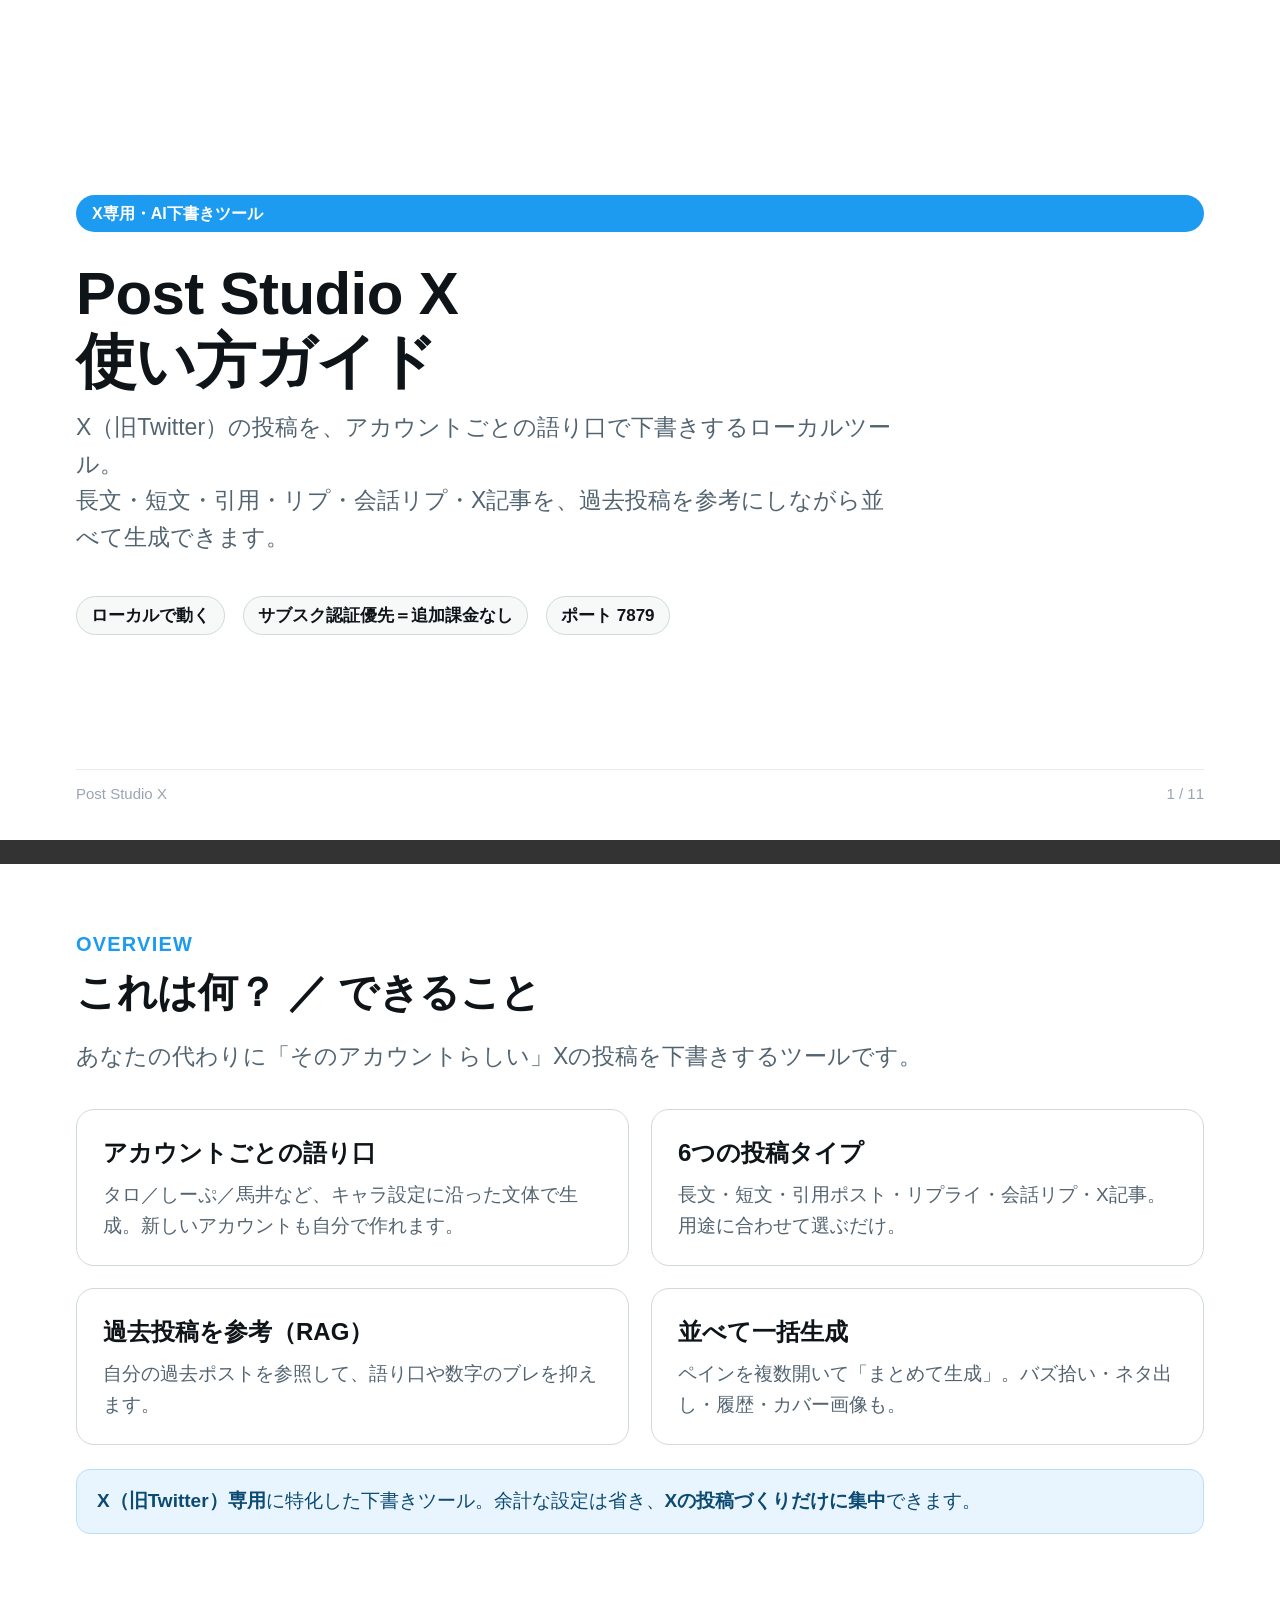
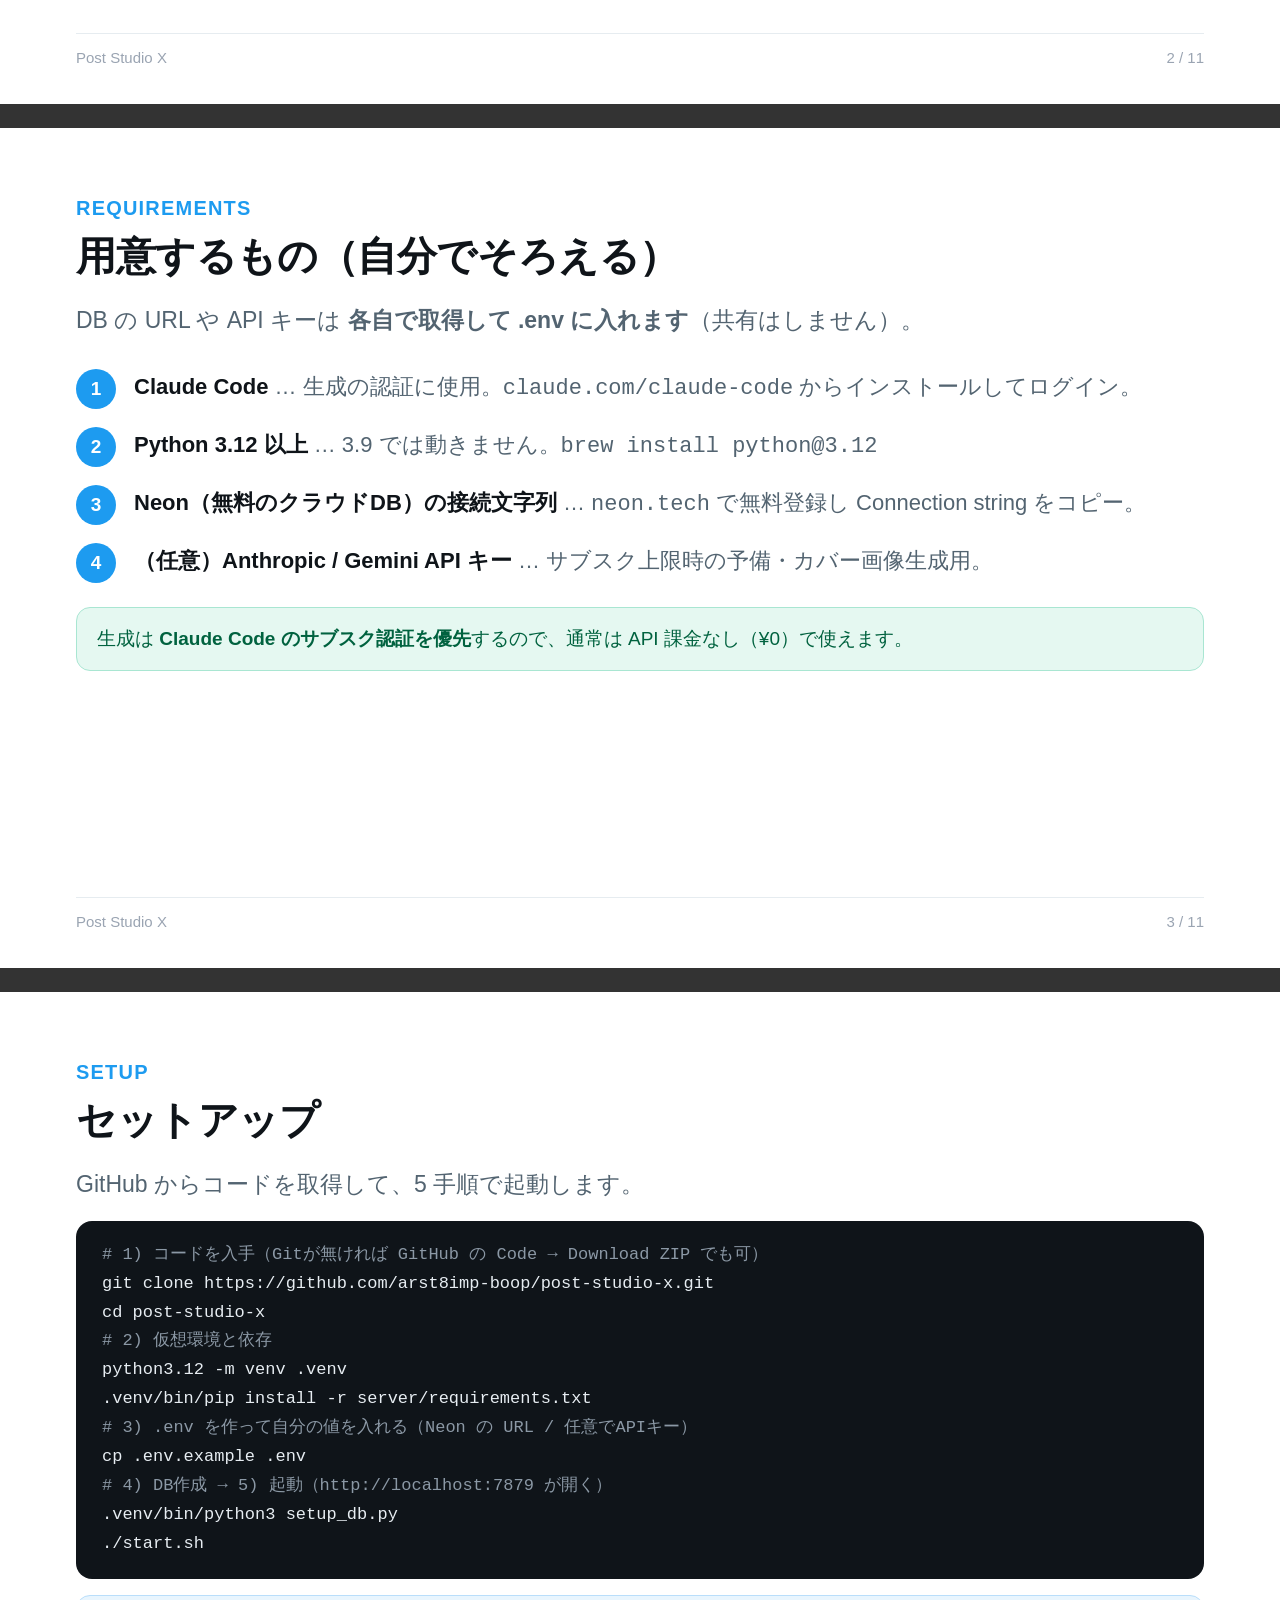
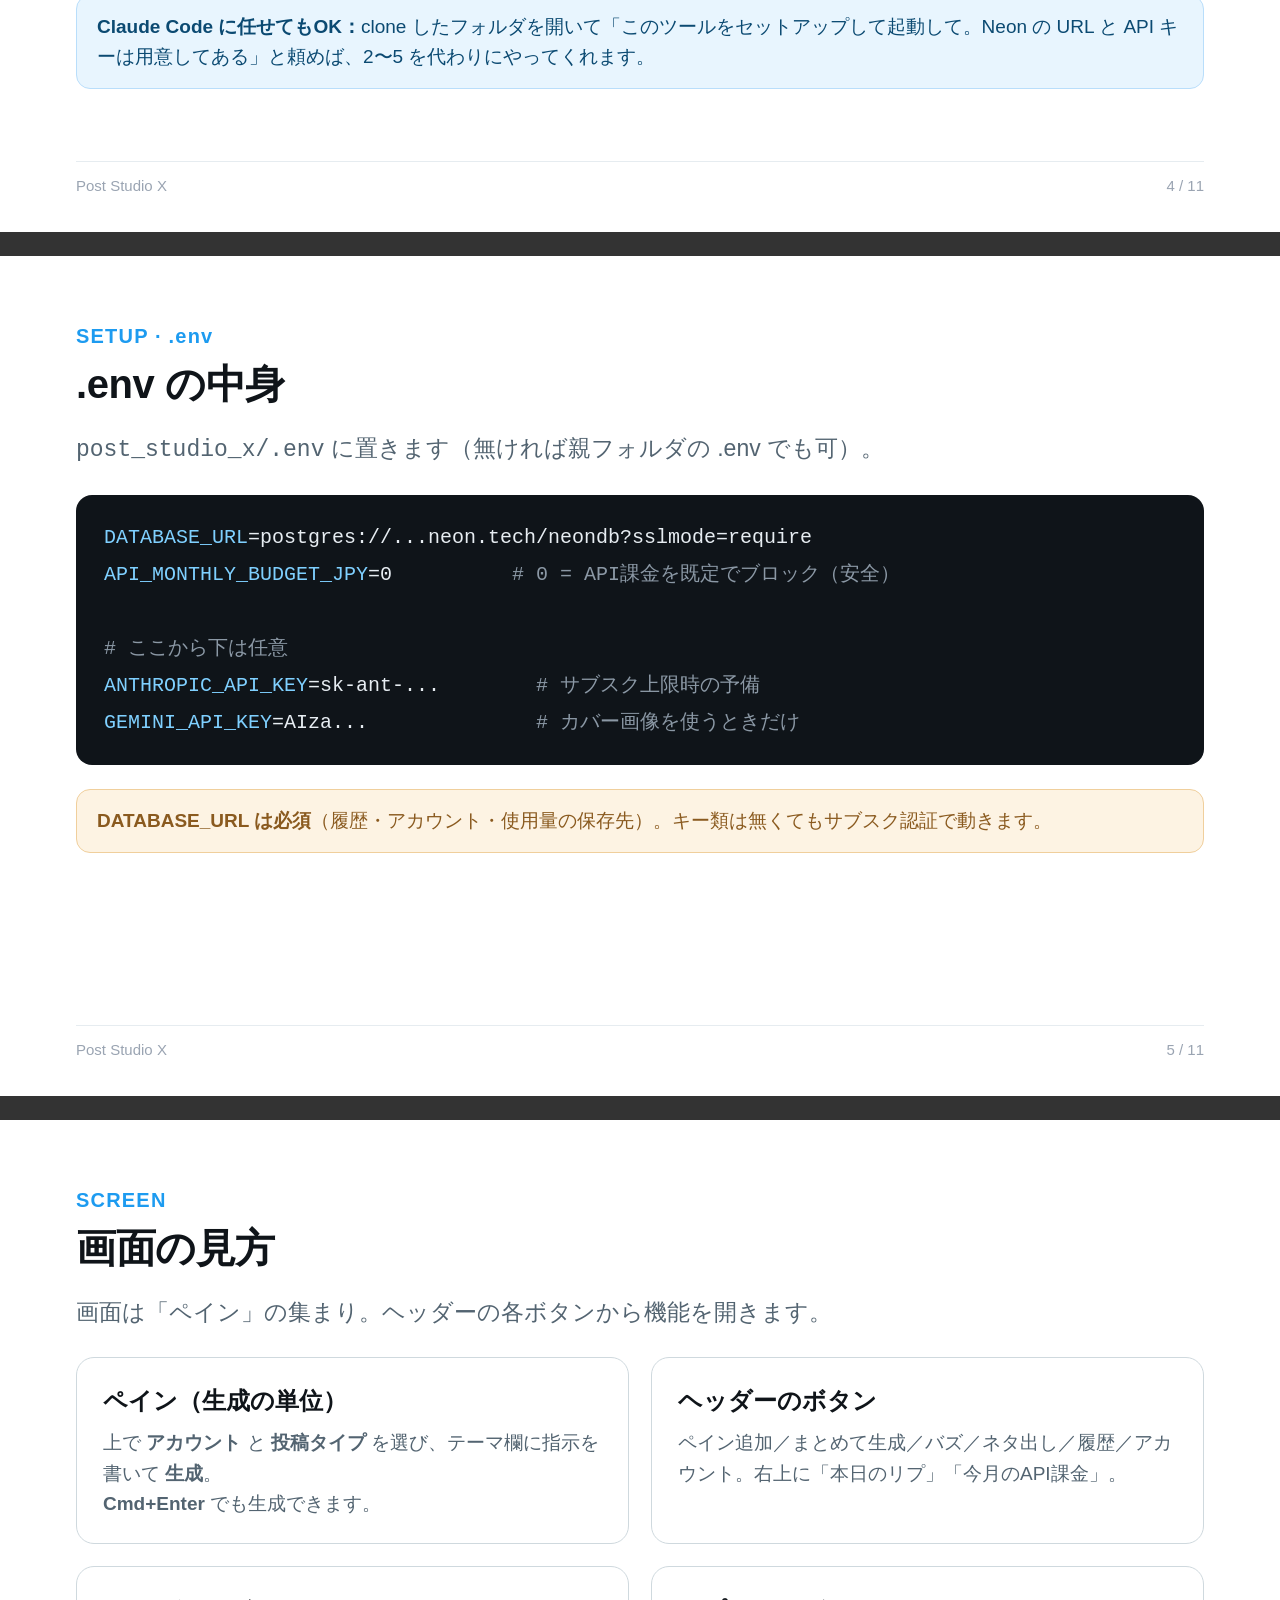
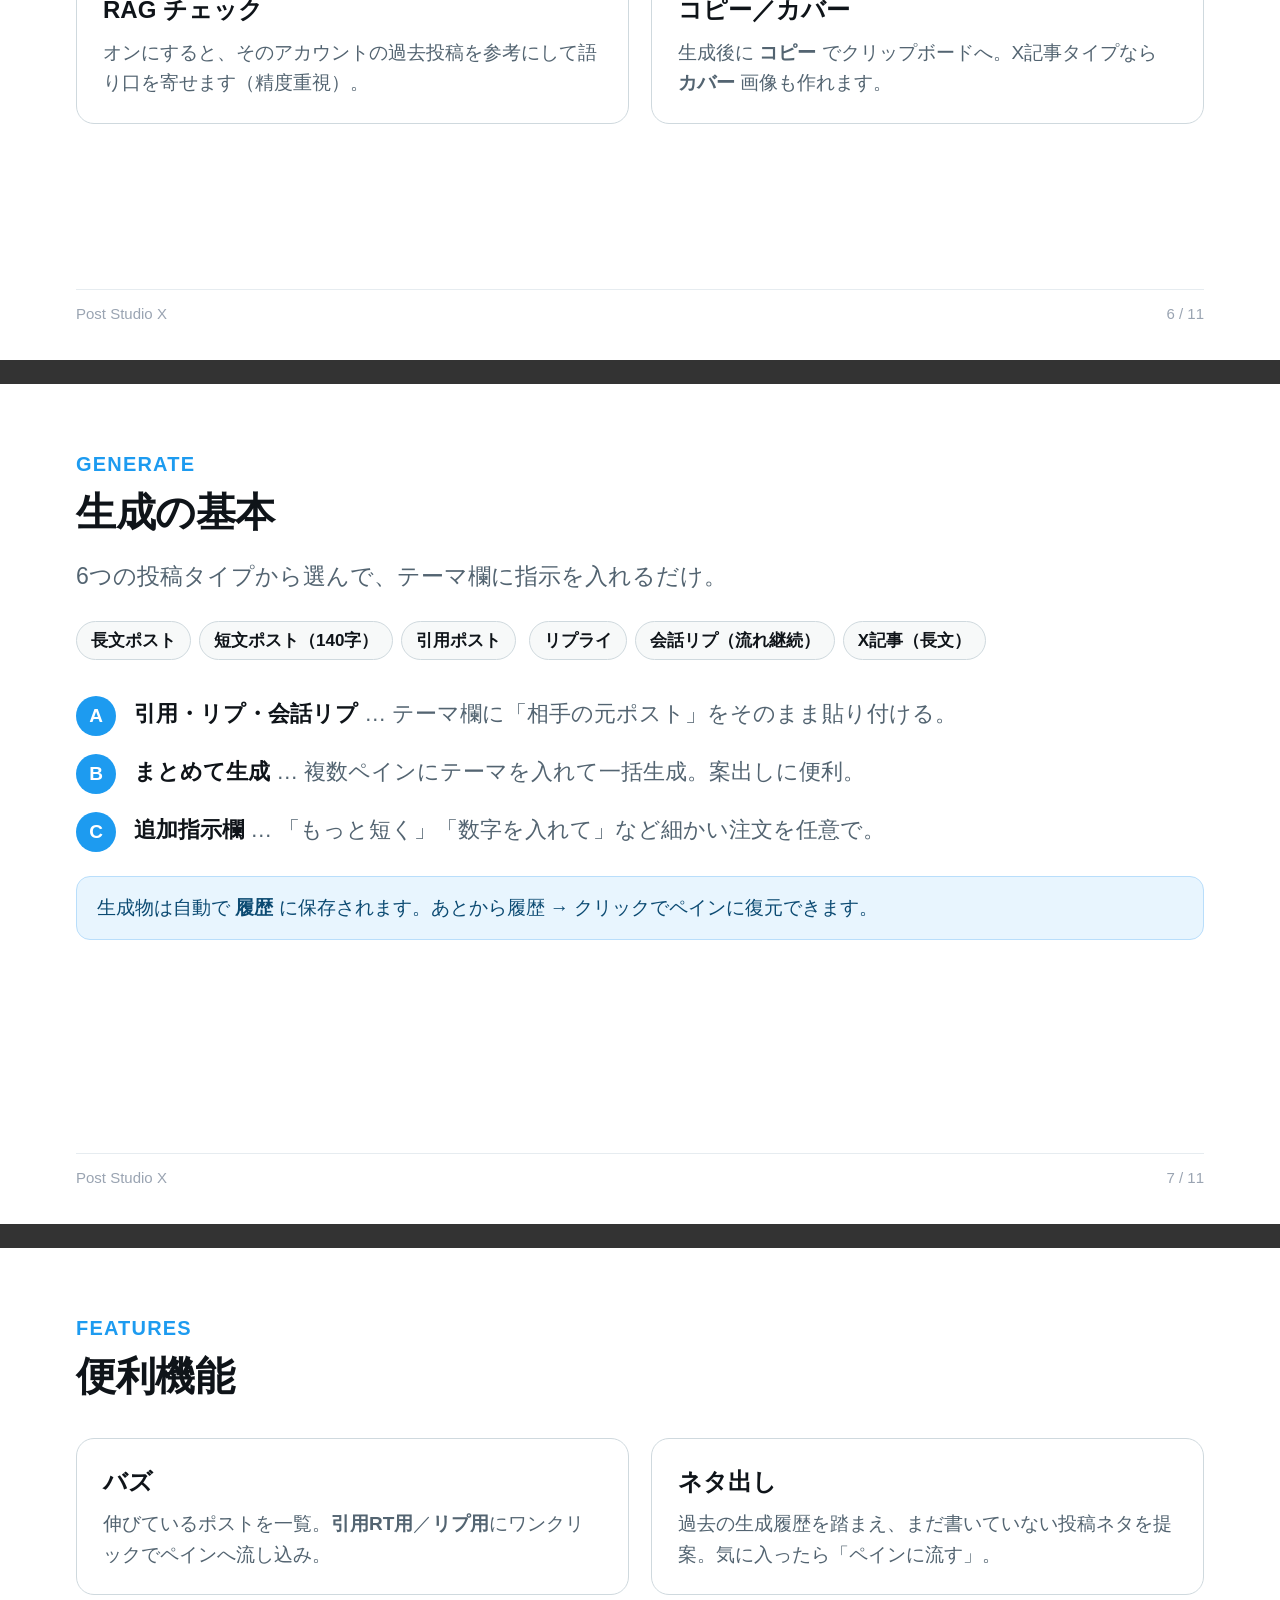
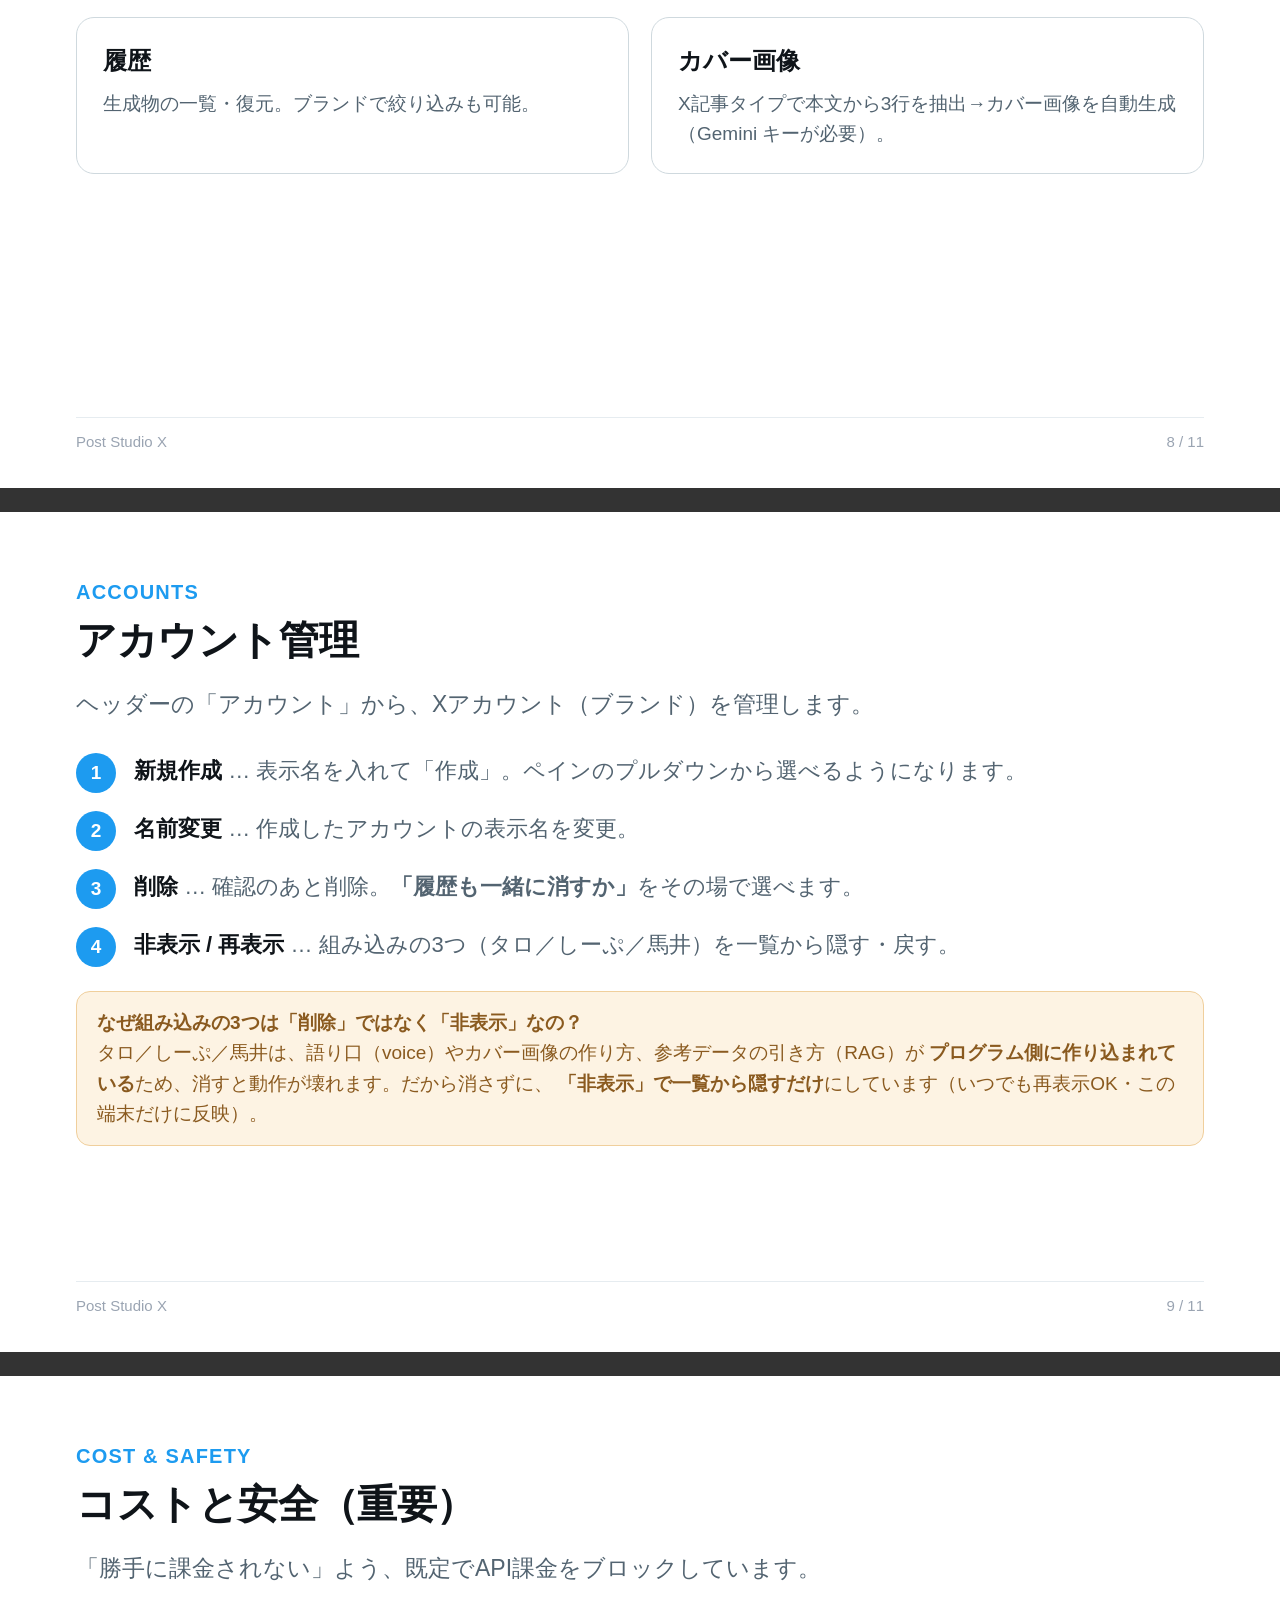
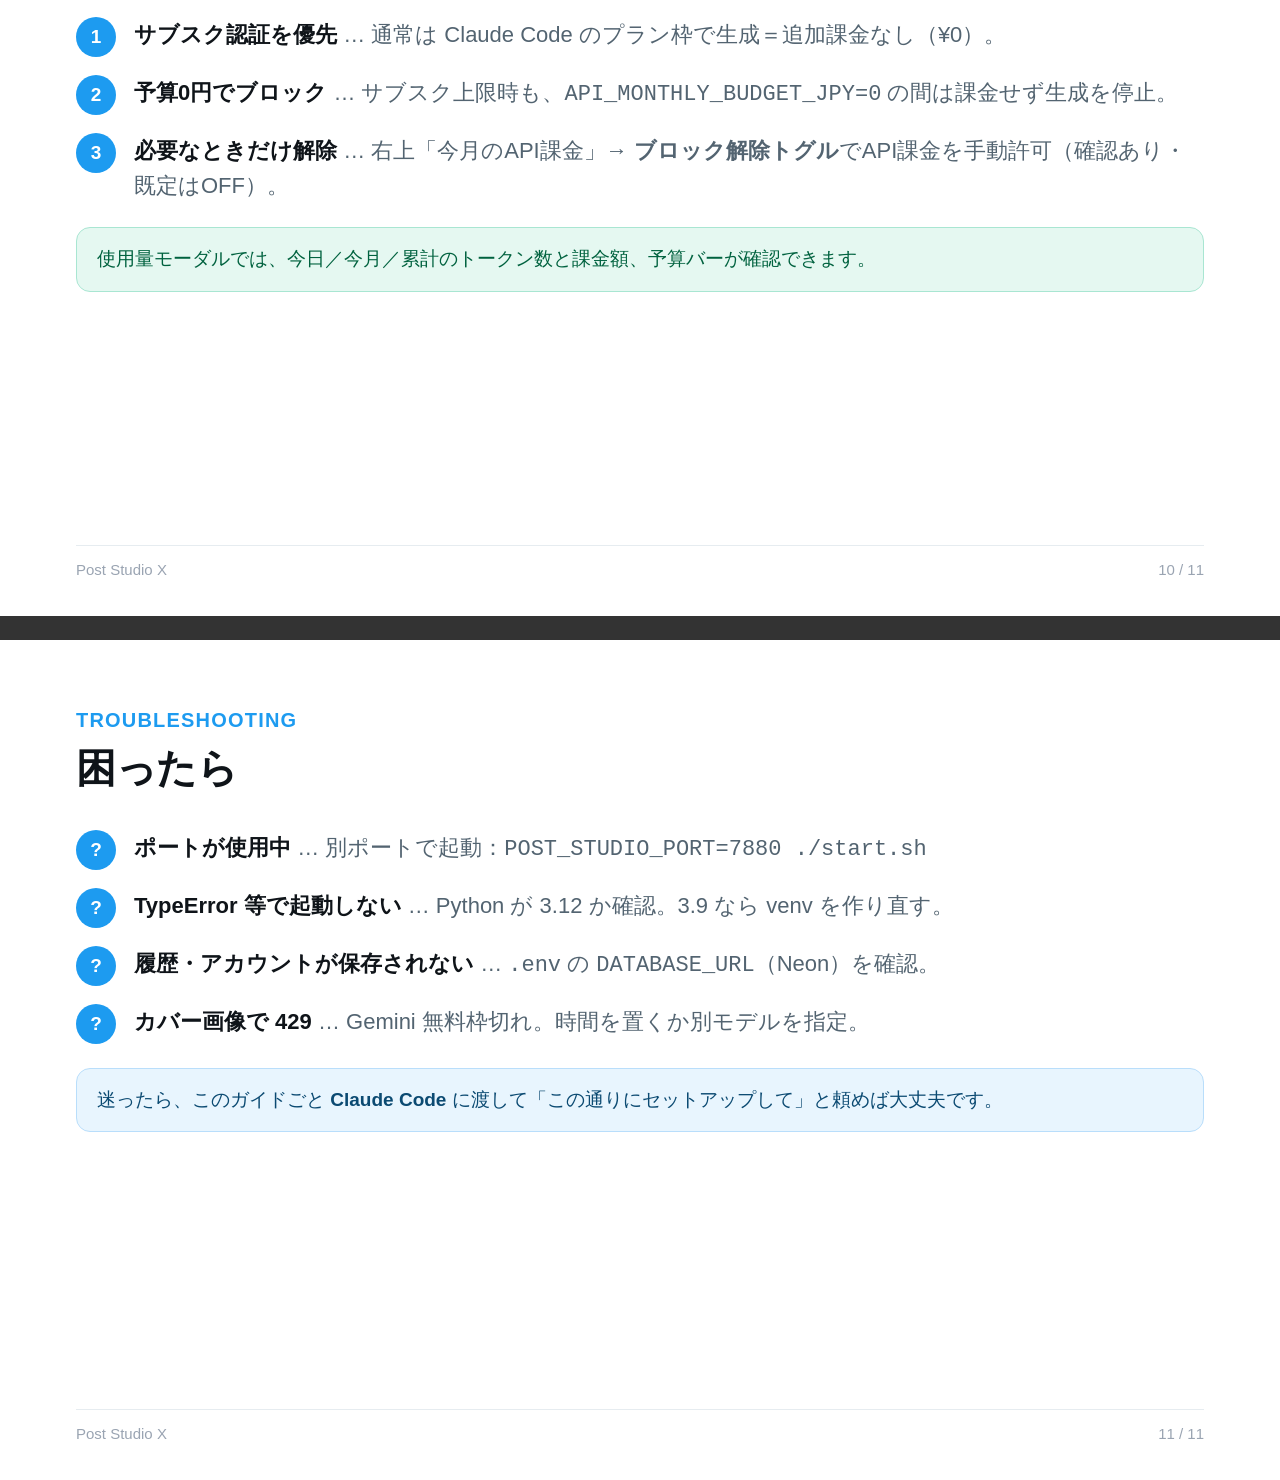
<file: docs/post_studio_x_guide.html>
<!doctype html>
<html lang="ja">
<head>
<meta charset="utf-8">
<title>Post Studio X 使い方ガイド</title>
<style>
  :root{
    --blue:#1d9bf0; --blue-2:#1a8cd8; --blue-soft:#e8f5fe;
    --ink:#0f1419; --sub:#536471; --line:#e6ecf0; --line-2:#cfd9de;
    --bg:#ffffff; --soft:#f7f9f9; --code:#0f1419; --code-fg:#e7edf2; --code-dim:#8b98a5;
    --green:#00875a; --green-soft:#e5f8f1; --amber:#b45309; --amber-soft:#fdf3e3;
  }
  *{box-sizing:border-box; margin:0; padding:0;}
  @page{ size:1280px 840px; margin:0; }
  html,body{background:#333;}
  @media print{
    html,body{ background:#fff; }
    .slide{ margin:0 !important; }
    .slide + .slide{ margin-top:0 !important; }
    .card,.code,.note,.tag{ -webkit-print-color-adjust:exact; print-color-adjust:exact; }
  }
  body{
    font-family:-apple-system,BlinkMacSystemFont,"Segoe UI","Hiragino Sans","Yu Gothic UI",sans-serif;
    color:var(--ink); line-height:1.6;
  }
  .slide{
    width:1280px; height:840px; background:var(--bg); position:relative;
    padding:64px 76px; overflow:hidden; page-break-after:always;
    margin:0 auto;
  }
  .slide + .slide{ margin-top:24px; }
  .kicker{ color:var(--blue); font-weight:800; font-size:20px; letter-spacing:.06em; }
  h1{ font-size:60px; font-weight:800; letter-spacing:-.01em; line-height:1.12; }
  h2{ font-size:40px; font-weight:800; letter-spacing:-.01em; margin-bottom:6px; }
  .lead{ color:var(--sub); font-size:23px; margin-top:14px; }
  .pill{ display:inline-block; background:var(--blue); color:#fff; font-weight:800;
    font-size:16px; padding:6px 16px; border-radius:999px; }
  .pill.ghost{ background:var(--soft); color:var(--sub); }
  .num{ display:inline-flex; align-items:center; justify-content:center; width:40px; height:40px;
    background:var(--blue); color:#fff; font-weight:800; border-radius:999px; font-size:19px; flex:none; }
  .foot{ position:absolute; left:76px; right:76px; bottom:34px; display:flex; justify-content:space-between;
    color:#9aa4b2; font-size:15px; border-top:1px solid var(--line); padding-top:12px; }
  .grid2{ display:grid; grid-template-columns:1fr 1fr; gap:22px; margin-top:34px; }
  .card{ border:1px solid var(--line-2); border-radius:18px; padding:24px 26px; background:var(--bg); }
  .card h3{ font-size:24px; font-weight:800; margin-bottom:8px; }
  .card p{ color:var(--sub); font-size:19px; }
  .rows{ margin-top:30px; display:flex; flex-direction:column; gap:18px; }
  .row{ display:flex; gap:18px; align-items:flex-start; }
  .row .t{ font-size:22px; }
  .row .t b{ font-weight:800; }
  .row .t span{ color:var(--sub); }
  code,.code{ font-family:ui-monospace,SFMono-Regular,Menlo,monospace; }
  .code{ background:var(--code); color:var(--code-fg); border-radius:16px; padding:24px 28px;
    font-size:20px; line-height:1.85; margin-top:26px; white-space:pre; }
  .code .c{ color:var(--code-dim); }
  .code .k{ color:#7fd0ff; }
  .tag{ display:inline-block; background:var(--soft); border:1px solid var(--line-2); color:var(--ink);
    font-weight:700; font-size:17px; padding:5px 14px; border-radius:999px; margin:0 8px 10px 0; }
  .note{ margin-top:24px; background:var(--blue-soft); border:1px solid #b9defb; color:#0b4a72;
    border-radius:14px; padding:16px 20px; font-size:19px; }
  .note.warn{ background:var(--amber-soft); border-color:#f0cf9c; color:#8a5a1f; }
  .note.safe{ background:var(--green-soft); border-color:#a9e6d2; color:#00623f; }
  .big-num{ position:absolute; right:60px; top:44px; font-size:150px; font-weight:800; color:var(--soft); }
</style>
</head>
<body>

<!-- 1. 表紙 -->
<section class="slide">
  <div style="height:100%; display:flex; flex-direction:column; justify-content:center;">
    <div class="pill">X専用・AI下書きツール</div>
    <h1 style="margin-top:28px;">Post Studio X<br>使い方ガイド</h1>
    <p class="lead" style="max-width:820px;">
      X（旧Twitter）の投稿を、アカウントごとの語り口で下書きするローカルツール。<br>
      長文・短文・引用・リプ・会話リプ・X記事を、過去投稿を参考にしながら並べて生成できます。
    </p>
    <div style="margin-top:40px; display:flex; gap:10px;">
      <span class="tag">ローカルで動く</span>
      <span class="tag">サブスク認証優先＝追加課金なし</span>
      <span class="tag">ポート 7879</span>
    </div>
  </div>
  <div class="foot"><span>Post Studio X</span><span>1 / 11</span></div>
</section>

<!-- 2. これは何？ -->
<section class="slide">
  <div class="kicker">OVERVIEW</div>
  <h2>これは何？ ／ できること</h2>
  <p class="lead">あなたの代わりに「そのアカウントらしい」Xの投稿を下書きするツールです。</p>
  <div class="grid2">
    <div class="card"><h3>アカウントごとの語り口</h3><p>タロ／しーぷ／馬井など、キャラ設定に沿った文体で生成。新しいアカウントも自分で作れます。</p></div>
    <div class="card"><h3>6つの投稿タイプ</h3><p>長文・短文・引用ポスト・リプライ・会話リプ・X記事。用途に合わせて選ぶだけ。</p></div>
    <div class="card"><h3>過去投稿を参考（RAG）</h3><p>自分の過去ポストを参照して、語り口や数字のブレを抑えます。</p></div>
    <div class="card"><h3>並べて一括生成</h3><p>ペインを複数開いて「まとめて生成」。バズ拾い・ネタ出し・履歴・カバー画像も。</p></div>
  </div>
  <div class="note"><b>X（旧Twitter）専用</b>に特化した下書きツール。余計な設定は省き、<b>Xの投稿づくりだけに集中</b>できます。</div>
  <div class="foot"><span>Post Studio X</span><span>2 / 11</span></div>
</section>

<!-- 3. 必要なもの -->
<section class="slide">
  <div class="kicker">REQUIREMENTS</div>
  <h2>用意するもの（自分でそろえる）</h2>
  <p class="lead">DB の URL や API キーは <b>各自で取得して .env に入れます</b>（共有はしません）。</p>
  <div class="rows">
    <div class="row"><span class="num">1</span><div class="t"><b>Claude Code</b> <span>… 生成の認証に使用。<code>claude.com/claude-code</code> からインストールしてログイン。</span></div></div>
    <div class="row"><span class="num">2</span><div class="t"><b>Python 3.12 以上</b> <span>… 3.9 では動きません。<code>brew install python@3.12</code></span></div></div>
    <div class="row"><span class="num">3</span><div class="t"><b>Neon（無料のクラウドDB）の接続文字列</b> <span>… <code>neon.tech</code> で無料登録し Connection string をコピー。</span></div></div>
    <div class="row"><span class="num">4</span><div class="t"><b>（任意）Anthropic / Gemini API キー</b> <span>… サブスク上限時の予備・カバー画像生成用。</span></div></div>
  </div>
  <div class="note safe">生成は <b>Claude Code のサブスク認証を優先</b>するので、通常は API 課金なし（¥0）で使えます。</div>
  <div class="foot"><span>Post Studio X</span><span>3 / 11</span></div>
</section>

<!-- 4. セットアップ -->
<section class="slide">
  <div class="kicker">SETUP</div>
  <h2>セットアップ</h2>
  <p class="lead">GitHub からコードを取得して、5 手順で起動します。</p>
  <div class="code" style="font-size:17px; line-height:1.7; padding:20px 26px; margin-top:18px;"><span class="c"># 1) コードを入手（Gitが無ければ GitHub の Code → Download ZIP でも可）</span>
git clone https://github.com/arst8imp-boop/post-studio-x.git
cd post-studio-x
<span class="c"># 2) 仮想環境と依存</span>
python3.12 -m venv .venv
.venv/bin/pip install -r server/requirements.txt
<span class="c"># 3) .env を作って自分の値を入れる（Neon の URL / 任意でAPIキー）</span>
cp .env.example .env
<span class="c"># 4) DB作成 → 5) 起動（http://localhost:7879 が開く）</span>
.venv/bin/python3 setup_db.py
./start.sh</div>
  <div class="note" style="margin-top:16px;"><b>Claude Code に任せてもOK：</b>clone したフォルダを開いて「このツールをセットアップして起動して。Neon の URL と API キーは用意してある」と頼めば、2〜5 を代わりにやってくれます。</div>
  <div class="foot"><span>Post Studio X</span><span>4 / 11</span></div>
</section>

<!-- 5. .env -->
<section class="slide">
  <div class="kicker">SETUP · .env</div>
  <h2>.env の中身</h2>
  <p class="lead"><code>post_studio_x/.env</code> に置きます（無ければ親フォルダの .env でも可）。</p>
  <div class="code"><span class="k">DATABASE_URL</span>=postgres://...neon.tech/neondb?sslmode=require
<span class="k">API_MONTHLY_BUDGET_JPY</span>=0          <span class="c"># 0 = API課金を既定でブロック（安全）</span>

<span class="c"># ここから下は任意</span>
<span class="k">ANTHROPIC_API_KEY</span>=sk-ant-...        <span class="c"># サブスク上限時の予備</span>
<span class="k">GEMINI_API_KEY</span>=AIza...              <span class="c"># カバー画像を使うときだけ</span></div>
  <div class="note warn"><b>DATABASE_URL は必須</b>（履歴・アカウント・使用量の保存先）。キー類は無くてもサブスク認証で動きます。</div>
  <div class="foot"><span>Post Studio X</span><span>5 / 11</span></div>
</section>

<!-- 6. 画面の見方 -->
<section class="slide">
  <div class="kicker">SCREEN</div>
  <h2>画面の見方</h2>
  <p class="lead">画面は「ペイン」の集まり。ヘッダーの各ボタンから機能を開きます。</p>
  <div class="grid2" style="grid-template-columns:1fr 1fr; margin-top:26px;">
    <div class="card"><h3>ペイン（生成の単位）</h3><p>上で <b>アカウント</b> と <b>投稿タイプ</b> を選び、テーマ欄に指示を書いて <b>生成</b>。<br><b>Cmd+Enter</b> でも生成できます。</p></div>
    <div class="card"><h3>ヘッダーのボタン</h3><p>ペイン追加／まとめて生成／バズ／ネタ出し／履歴／アカウント。右上に「本日のリプ」「今月のAPI課金」。</p></div>
    <div class="card"><h3>RAG チェック</h3><p>オンにすると、そのアカウントの過去投稿を参考にして語り口を寄せます（精度重視）。</p></div>
    <div class="card"><h3>コピー／カバー</h3><p>生成後に <b>コピー</b> でクリップボードへ。X記事タイプなら <b>カバー</b> 画像も作れます。</p></div>
  </div>
  <div class="foot"><span>Post Studio X</span><span>6 / 11</span></div>
</section>

<!-- 7. 生成の基本 -->
<section class="slide">
  <div class="kicker">GENERATE</div>
  <h2>生成の基本</h2>
  <p class="lead">6つの投稿タイプから選んで、テーマ欄に指示を入れるだけ。</p>
  <div style="margin-top:26px;">
    <span class="tag">長文ポスト</span><span class="tag">短文ポスト（140字）</span><span class="tag">引用ポスト</span>
    <span class="tag">リプライ</span><span class="tag">会話リプ（流れ継続）</span><span class="tag">X記事（長文）</span>
  </div>
  <div class="rows" style="margin-top:26px;">
    <div class="row"><span class="num">A</span><div class="t"><b>引用・リプ・会話リプ</b> <span>… テーマ欄に「相手の元ポスト」をそのまま貼り付ける。</span></div></div>
    <div class="row"><span class="num">B</span><div class="t"><b>まとめて生成</b> <span>… 複数ペインにテーマを入れて一括生成。案出しに便利。</span></div></div>
    <div class="row"><span class="num">C</span><div class="t"><b>追加指示欄</b> <span>… 「もっと短く」「数字を入れて」など細かい注文を任意で。</span></div></div>
  </div>
  <div class="note">生成物は自動で <b>履歴</b> に保存されます。あとから履歴 → クリックでペインに復元できます。</div>
  <div class="foot"><span>Post Studio X</span><span>7 / 11</span></div>
</section>

<!-- 8. 便利機能 -->
<section class="slide">
  <div class="kicker">FEATURES</div>
  <h2>便利機能</h2>
  <div class="grid2" style="margin-top:30px;">
    <div class="card"><h3>バズ</h3><p>伸びているポストを一覧。<b>引用RT用</b>／<b>リプ用</b>にワンクリックでペインへ流し込み。</p></div>
    <div class="card"><h3>ネタ出し</h3><p>過去の生成履歴を踏まえ、まだ書いていない投稿ネタを提案。気に入ったら「ペインに流す」。</p></div>
    <div class="card"><h3>履歴</h3><p>生成物の一覧・復元。ブランドで絞り込みも可能。</p></div>
    <div class="card"><h3>カバー画像</h3><p>X記事タイプで本文から3行を抽出→カバー画像を自動生成（Gemini キーが必要）。</p></div>
  </div>
  <div class="foot"><span>Post Studio X</span><span>8 / 11</span></div>
</section>

<!-- 9. アカウント管理 -->
<section class="slide">
  <div class="kicker">ACCOUNTS</div>
  <h2>アカウント管理</h2>
  <p class="lead">ヘッダーの「アカウント」から、Xアカウント（ブランド）を管理します。</p>
  <div class="rows">
    <div class="row"><span class="num">1</span><div class="t"><b>新規作成</b> <span>… 表示名を入れて「作成」。ペインのプルダウンから選べるようになります。</span></div></div>
    <div class="row"><span class="num">2</span><div class="t"><b>名前変更</b> <span>… 作成したアカウントの表示名を変更。</span></div></div>
    <div class="row"><span class="num">3</span><div class="t"><b>削除</b> <span>… 確認のあと削除。<b>「履歴も一緒に消すか」</b>をその場で選べます。</span></div></div>
    <div class="row"><span class="num">4</span><div class="t"><b>非表示 / 再表示</b> <span>… 組み込みの3つ（タロ／しーぷ／馬井）を一覧から隠す・戻す。</span></div></div>
  </div>
  <div class="note warn"><b>なぜ組み込みの3つは「削除」ではなく「非表示」なの？</b><br>
    タロ／しーぷ／馬井は、語り口（voice）やカバー画像の作り方、参考データの引き方（RAG）が
    <b>プログラム側に作り込まれている</b>ため、消すと動作が壊れます。だから消さずに、
    <b>「非表示」で一覧から隠すだけ</b>にしています（いつでも再表示OK・この端末だけに反映）。</div>
  <div class="foot"><span>Post Studio X</span><span>9 / 11</span></div>
</section>

<!-- 10. コストと安全 -->
<section class="slide">
  <div class="kicker">COST &amp; SAFETY</div>
  <h2>コストと安全（重要）</h2>
  <p class="lead">「勝手に課金されない」よう、既定でAPI課金をブロックしています。</p>
  <div class="rows">
    <div class="row"><span class="num">1</span><div class="t"><b>サブスク認証を優先</b> <span>… 通常は Claude Code のプラン枠で生成＝追加課金なし（¥0）。</span></div></div>
    <div class="row"><span class="num">2</span><div class="t"><b>予算0円でブロック</b> <span>… サブスク上限時も、<code>API_MONTHLY_BUDGET_JPY=0</code> の間は課金せず生成を停止。</span></div></div>
    <div class="row"><span class="num">3</span><div class="t"><b>必要なときだけ解除</b> <span>… 右上「今月のAPI課金」→ <b>ブロック解除トグル</b>でAPI課金を手動許可（確認あり・既定はOFF）。</span></div></div>
  </div>
  <div class="note safe">使用量モーダルでは、今日／今月／累計のトークン数と課金額、予算バーが確認できます。</div>
  <div class="foot"><span>Post Studio X</span><span>10 / 11</span></div>
</section>

<!-- 11. 困ったら -->
<section class="slide">
  <div class="kicker">TROUBLESHOOTING</div>
  <h2>困ったら</h2>
  <div class="rows" style="margin-top:30px;">
    <div class="row"><span class="num">?</span><div class="t"><b>ポートが使用中</b> <span>… 別ポートで起動：<code>POST_STUDIO_PORT=7880 ./start.sh</code></span></div></div>
    <div class="row"><span class="num">?</span><div class="t"><b>TypeError 等で起動しない</b> <span>… Python が 3.12 か確認。3.9 なら venv を作り直す。</span></div></div>
    <div class="row"><span class="num">?</span><div class="t"><b>履歴・アカウントが保存されない</b> <span>… <code>.env</code> の <code>DATABASE_URL</code>（Neon）を確認。</span></div></div>
    <div class="row"><span class="num">?</span><div class="t"><b>カバー画像で 429</b> <span>… Gemini 無料枠切れ。時間を置くか別モデルを指定。</span></div></div>
  </div>
  <div class="note">迷ったら、このガイドごと <b>Claude Code</b> に渡して「この通りにセットアップして」と頼めば大丈夫です。</div>
  <div class="foot"><span>Post Studio X</span><span>11 / 11</span></div>
</section>

</body>
</html>
</file>
